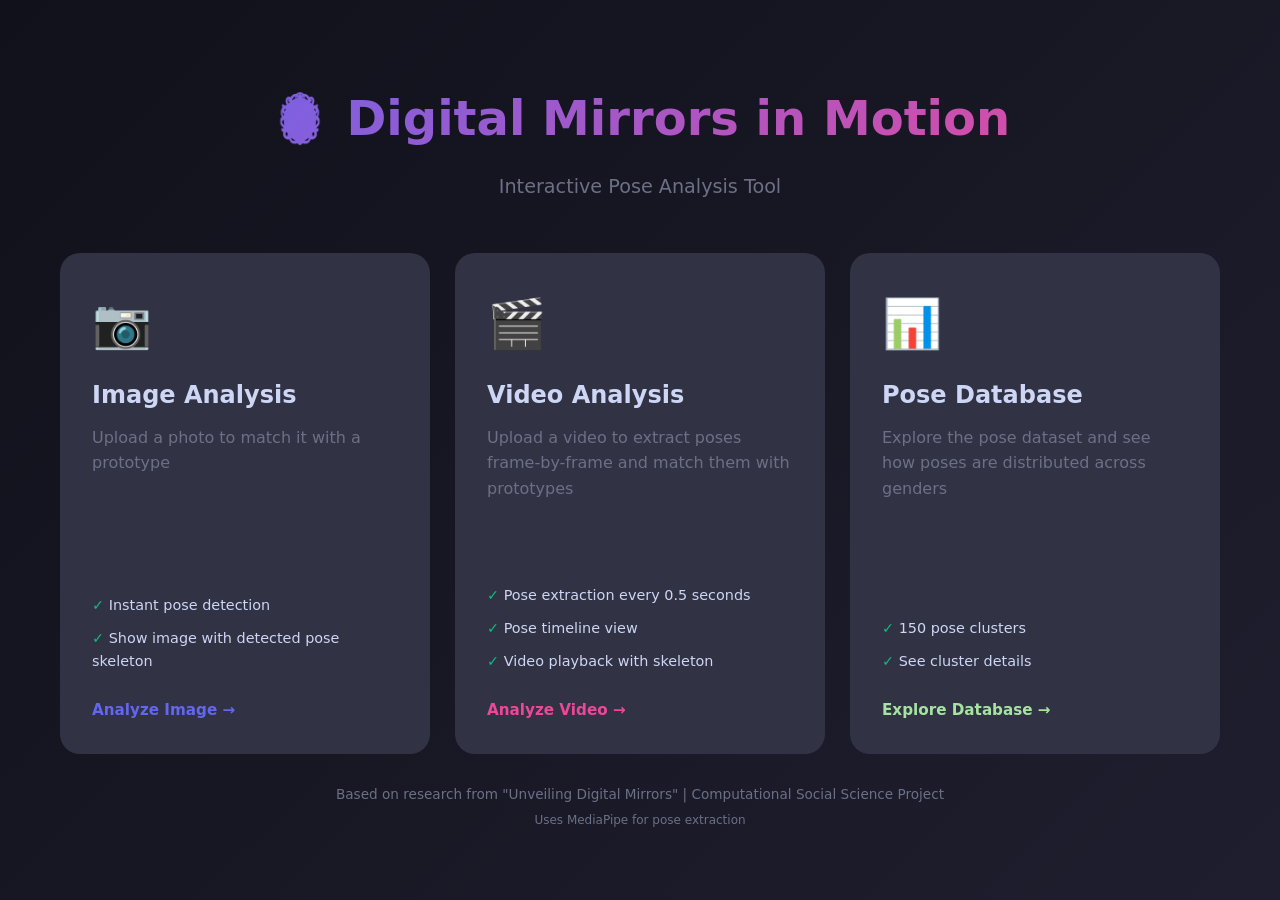
<file: frontend/index.html>
<!DOCTYPE html>
<!-- Landing page: links to Image, Video, and Pose Database tools -->
<html lang="en">
<head>
    <meta charset="UTF-8">
    <meta name="viewport" content="width=device-width, initial-scale=1.0">
    <title>Digital Mirrors in Motion - Pose Analysis Tool</title>
    <link rel="stylesheet" href="styles.css">
</head>
<body>
    <div class="landing-container">
        <header class="landing-header">
            <h1>🪞 Digital Mirrors in Motion</h1>
            <p class="subtitle">Interactive Pose Analysis Tool</p>
        </header>

        <div class="tool-cards">
            <a href="image.html" class="tool-card image-card">
                <div class="tool-icon">📷</div>
                <h2>Image Analysis</h2>
                <p>Upload a photo to match it with a prototype</p>
                <ul class="tool-features">
                    <li>Instant pose detection</li>
                    <li>Show image with detected pose skeleton</li>
                </ul>
                <span class="tool-cta">Analyze Image →</span>
            </a>

            <a href="video.html" class="tool-card video-card">
                <div class="tool-icon">🎬</div>
                <h2>Video Analysis</h2>
                <p>Upload a video to extract poses frame-by-frame and match them with prototypes</p>
                <ul class="tool-features">
                    <li>Pose extraction every 0.5 seconds</li>
                    <li>Pose timeline view</li>
                    <li>Video playback with skeleton</li>
                </ul>
                <span class="tool-cta">Analyze Video →</span>
            </a>

            <a href="patterns.html" class="tool-card database-card">
                <div class="tool-icon">📊</div>
                <h2>Pose Database</h2>
                <p>Explore the pose dataset and see how poses are distributed across genders</p>
                <ul class="tool-features">
                    <li>150 pose clusters</li>
                    <li>See cluster details</li>
                </ul>
                <span class="tool-cta">Explore Database →</span>
            </a>
        </div>

        <footer class="landing-footer">
            <p>Based on research from "Unveiling Digital Mirrors" | Computational Social Science Project</p>
            <p class="tech-note">Uses MediaPipe for pose extraction</p>
        </footer>
    </div>
</body>
</html>
</file>
<file: frontend/styles.css>
/* =============================================================================
   Digital Mirrors in Motion — Styles
   ============================================================================= */

:root {
    --primary: #6366f1;
    --primary-dark: #4f46e5;
    --secondary: #ec4899;
    --success: #10b981;
    --warning: #f59e0b;
    --danger: #ef4444;
    --dark: #1e1e2e;
    --darker: #11111b;
    --light: #cdd6f4;
    --muted: #6c7086;
    --surface: #313244;
    --surface-light: #45475a;

    /* Gender-associated colors (match pose-utils.js getGenderColor) */
    --male-color: #89b4fa;
    --female-color: #f5c2e7;
    --neutral-color: #a6e3a1;
}

* {
    margin: 0;
    padding: 0;
    box-sizing: border-box;
}

body {
    font-family: 'Segoe UI', system-ui, -apple-system, sans-serif;
    background: linear-gradient(135deg, var(--darker) 0%, var(--dark) 100%);
    color: var(--light);
    min-height: 100vh;
    line-height: 1.6;
}

/* =============================================================================
   LANDING PAGE
   ============================================================================= */

.landing-container {
    max-width: 1200px;
    margin: 0 auto;
    padding: 40px 20px;
    min-height: 100vh;
    display: flex;
    flex-direction: column;
}

.landing-header {
    text-align: center;
    padding: 40px 0 50px;
}

.landing-header h1 {
    font-size: 3rem;
    background: linear-gradient(135deg, var(--primary) 0%, var(--secondary) 100%);
    -webkit-background-clip: text;
    -webkit-text-fill-color: transparent;
    background-clip: text;
    margin-bottom: 15px;
}

.landing-header .subtitle {
    color: var(--muted);
    font-size: 1.2rem;
}

.tool-cards {
    display: grid;
    grid-template-columns: repeat(auto-fit, minmax(300px, 1fr));
    gap: 25px;
    flex: 1;
}

.tool-card {
    background: var(--surface);
    border-radius: 20px;
    padding: 30px;
    text-decoration: none;
    color: var(--light);
    transition: all 0.3s;
    display: flex;
    flex-direction: column;
    border: 2px solid transparent;
}

.tool-card:hover {
    transform: translateY(-5px);
    box-shadow: 0 20px 40px rgba(0, 0, 0, 0.3);
}

.tool-card.image-card:hover {
    border-color: var(--primary);
}

.tool-card.video-card:hover {
    border-color: var(--secondary);
}

.tool-card.database-card:hover {
    border-color: var(--neutral-color);
}

.tool-icon {
    font-size: 3rem;
    margin-bottom: 15px;
}

.tool-card h2 {
    font-size: 1.5rem;
    margin-bottom: 10px;
}

.tool-card p {
    color: var(--muted);
    margin-bottom: 20px;
    flex: 1;
}

.tool-features {
    list-style: none;
    margin-bottom: 20px;
}

.tool-features li {
    padding: 5px 0;
    color: var(--light);
    font-size: 0.9rem;
}

.tool-features li::before {
    content: "✓ ";
    color: var(--success);
}

.tool-cta {
    color: var(--primary);
    font-weight: 600;
    font-size: 0.95rem;
}

.tool-card.video-card .tool-cta {
    color: var(--secondary);
}

.tool-card.database-card .tool-cta {
    color: var(--neutral-color);
}

.landing-footer {
    text-align: center;
    padding: 30px 0;
    color: var(--muted);
    font-size: 0.85rem;
}

.tech-note {
    margin-top: 5px;
    font-size: 0.75rem;
}

/* =============================================================================
   GLOBAL NAVIGATION
   ============================================================================= */

.global-nav {
    display: flex;
    justify-content: space-between;
    align-items: center;
    padding: 15px 20px;
    background: var(--surface);
    border-radius: 12px;
    margin-bottom: 20px;
}

.nav-home {
    color: var(--light);
    text-decoration: none;
    font-weight: 600;
    font-size: 1.1rem;
    transition: color 0.2s;
}

.nav-home:hover {
    color: var(--primary);
}

.nav-tools {
    display: flex;
    gap: 8px;
}

.nav-tool {
    padding: 8px 16px;
    border-radius: 8px;
    text-decoration: none;
    color: var(--muted);
    font-size: 0.9rem;
    font-weight: 500;
    transition: all 0.2s;
    background: transparent;
}

.nav-tool:hover {
    color: var(--light);
    background: var(--surface-light);
}

.nav-tool.active {
    color: var(--light);
    background: var(--primary);
}

.page-header {
    text-align: center;
    padding: 10px 0 25px;
}

.page-header h1 {
    font-size: 1.8rem;
    margin-bottom: 8px;
}

.page-subtitle {
    color: var(--muted);
    font-size: 1rem;
}

/* =============================================================================
   APP PAGES (IMAGE & VIDEO)
   ============================================================================= */

.app-container {
    max-width: 1400px;
    margin: 0 auto;
    padding: 20px;
}

/* Layout */
.image-layout,
.video-layout {
    display: grid;
    grid-template-columns: 550px 1fr;
    gap: 25px;
}

@media (max-width: 1024px) {

    .image-layout,
    .video-layout {
        grid-template-columns: 1fr;
    }
}

/* Panels */
.preview-panel,
.video-panel {
    background: var(--surface);
    border-radius: 16px;
    padding: 20px;
}

.analysis-panel {
    display: flex;
    flex-direction: column;
    gap: 20px;
}

/* Buttons */
.btn {
    padding: 10px 18px;
    border: none;
    border-radius: 8px;
    cursor: pointer;
    font-size: 0.9rem;
    font-weight: 500;
    transition: all 0.2s;
    background: var(--surface-light);
    color: var(--light);
}

.btn:hover:not(:disabled) {
    background: var(--primary);
    transform: translateY(-2px);
}

.btn:disabled {
    opacity: 0.5;
    cursor: not-allowed;
}

.btn-primary {
    background: var(--primary);
}

.btn-primary:hover:not(:disabled) {
    background: var(--primary-dark);
}

.btn-large {
    padding: 14px 28px;
    font-size: 1rem;
}

.btn-small {
    padding: 8px 14px;
    font-size: 0.8rem;
}

/* Upload Area */
.upload-area {
    display: flex;
    gap: 10px;
    margin-bottom: 15px;
}

.upload-placeholder {
    display: flex;
    justify-content: center;
    align-items: center;
    min-height: 400px;
    background: var(--darker);
    border-radius: 12px;
    border: 2px dashed var(--surface-light);
}

.placeholder-content {
    text-align: center;
    color: var(--muted);
}

.placeholder-icon {
    font-size: 4rem;
    display: block;
    margin-bottom: 15px;
}

.placeholder-hint {
    font-size: 0.85rem;
    margin-top: 8px;
    opacity: 0.7;
}

/* Preview Area */
.preview-area {
    display: flex;
    justify-content: center;
    align-items: center;
    background: var(--darker);
    border-radius: 12px;
    min-height: 400px;
}

/* Cards */
.card {
    background: var(--surface);
    border-radius: 16px;
    padding: 20px;
}

.card h2 {
    font-size: 1.1rem;
    margin-bottom: 15px;
    padding-bottom: 10px;
    border-bottom: 1px solid var(--surface-light);
}

.card-subtitle {
    font-size: 0.8rem;
    color: var(--muted);
    margin-top: -10px;
    margin-bottom: 15px;
}

.placeholder-text {
    color: var(--muted);
    font-style: italic;
    text-align: center;
    padding: 20px;
}

/* =============================================================================
   VIDEO PAGE SPECIFIC
   ============================================================================= */

/* Processing Section */
.processing-section {
    text-align: center;
    padding: 20px;
}

.processing-preview {
    background: var(--darker);
    border-radius: 12px;
    padding: 10px;
    margin-bottom: 20px;
    display: inline-block;
}

.processing-info {
    max-width: 400px;
    margin: 0 auto;
}

.processing-status {
    font-size: 1rem;
    margin-bottom: 15px;
    color: var(--light);
}

.processing-progress {
    display: flex;
    align-items: center;
    gap: 15px;
    margin-bottom: 15px;
}

.progress-bar-large {
    flex: 1;
    height: 12px;
    background: var(--surface-light);
    border-radius: 6px;
    overflow: hidden;
}

.progress-fill-large {
    height: 100%;
    background: linear-gradient(90deg, var(--primary), var(--secondary));
    border-radius: 6px;
    transition: width 0.3s;
}

/* Results Section */
.results-section {
    padding: 10px 0;
}

.video-player {
    background: var(--darker);
    border-radius: 12px;
    display: flex;
    justify-content: center;
    padding: 10px;
    margin-bottom: 15px;
}

.playback-controls {
    background: var(--darker);
    border-radius: 10px;
    padding: 15px;
    margin-bottom: 15px;
}

.playback-progress {
    display: flex;
    align-items: center;
    gap: 15px;
    margin-bottom: 12px;
}

.progress-bar {
    flex: 1;
    height: 8px;
    background: var(--surface-light);
    border-radius: 4px;
    overflow: hidden;
    cursor: pointer;
}

.progress-fill {
    height: 100%;
    background: linear-gradient(90deg, var(--primary), var(--secondary));
    border-radius: 4px;
    transition: width 0.1s;
    width: 0%;
}

.playback-buttons {
    display: flex;
    gap: 10px;
    justify-content: center;
}

/* Poses Gallery */
.poses-gallery {
    background: var(--darker);
    border-radius: 12px;
    padding: 15px;
}

.gallery-header {
    display: flex;
    justify-content: space-between;
    align-items: center;
    margin-bottom: 12px;
    flex-wrap: wrap;
    gap: 10px;
}

.gallery-header h3 {
    font-size: 1rem;
    color: var(--warning);
}

.gallery-nav {
    display: flex;
    align-items: center;
    gap: 10px;
}

.poses-container {
    display: flex;
    gap: 10px;
    overflow-x: auto;
    padding: 10px 0;
}

.pose-thumb {
    flex-shrink: 0;
    background: var(--surface);
    border-radius: 8px;
    padding: 8px;
    cursor: pointer;
    transition: all 0.2s;
    border: 2px solid transparent;
    text-align: center;
}

.pose-thumb:hover {
    border-color: var(--primary);
}

.pose-thumb.active {
    border-color: var(--warning);
    background: var(--surface-light);
}

.pose-thumb .pose-thumb-img {
    display: block;
    margin-bottom: 5px;
}

.pose-thumb-img img {
    display: block;
    width: 100px;
    height: 100px;
    object-fit: cover;
    border-radius: 4px;
}

.pose-time {
    display: block;
    font-size: 0.65rem;
    color: var(--muted);
}

.pose-label {
    display: block;
    font-size: 0.7rem;
    font-weight: bold;
}

.match-sections {
    display: flex;
    flex-direction: column;
    gap: 16px;
}

.match-section {
    padding: 12px;
    background: var(--surface);
    border-radius: 10px;
    font-size: 0.9rem;
}

.match-section-title {
    font-size: 0.85rem;
    font-weight: 600;
    color: var(--muted);
    margin-bottom: 8px;
}

.match-section .result-label {
    font-size: 1rem;
    font-weight: 600;
    margin-bottom: 8px;
}

.match-section .result-bars {
    margin: 8px 0;
}

.match-section .result-bar {
    display: flex;
    justify-content: space-between;
    font-size: 0.8rem;
    margin-bottom: 4px;
}

.match-section .bar-track {
    display: flex;
    height: 8px;
    background: var(--surface-light);
    border-radius: 4px;
    overflow: hidden;
    margin-bottom: 8px;
}

.match-section .bar-segment.male {
    background: var(--male-color);
}

.match-section .bar-segment.female {
    background: var(--female-color);
}

/* How it works */
.how-it-works h4 {
    font-size: 0.95rem;
    margin-bottom: 10px;
}

.how-it-works ol {
    margin: 0;
    padding-left: 20px;
    font-size: 0.85rem;
    color: var(--muted);
    line-height: 1.7;
}

.how-it-works li {
    margin-bottom: 6px;
}

/* Matched categories grid */
.matched-categories {
    margin-top: 16px;
    padding-top: 12px;
    border-top: 1px solid var(--surface-light);
}

.matched-categories h4 {
    font-size: 0.85rem;
    margin-bottom: 10px;
    color: var(--muted);
}

.match-grid {
    display: grid;
    grid-template-columns: repeat(5, 1fr);
    gap: 8px;
}

.match-card {
    background: var(--surface-light);
    border-radius: 8px;
    padding: 6px;
    text-align: center;
}

.match-card canvas {
    display: block;
    margin: 0 auto 6px;
    background: var(--dark);
    border-radius: 4px;
}

.match-info {
    display: flex;
    flex-direction: column;
    font-size: 0.7rem;
    gap: 2px;
}

.match-info span:first-child {
    font-weight: 600;
}

.match-stats {
    color: var(--muted);
    font-size: 0.65rem;
}

@media (max-width: 900px) {
    .match-grid {
        grid-template-columns: repeat(3, 1fr);
    }
}



/* =============================================================================
   CLUSTERS GRID
   ============================================================================= */

.clusters-grid {
    display: grid;
    grid-template-columns: repeat(3, 1fr);
    gap: 10px;
}

.cluster-card {
    background: var(--darker);
    border-radius: 8px;
    padding: 10px;
    border-left: 3px solid var(--primary);
    display: flex;
    flex-direction: column;
    align-items: center;
}

.cluster-card canvas {
    margin-bottom: 5px;
}

/* Drill-down popup (image + patterns) */
.popup-overlay {
    position: fixed;
    top: 0;
    left: 0;
    width: 100%;
    height: 100%;
    background: rgba(0, 0, 0, 0.8);
    z-index: 1000;
    display: flex;
    align-items: center;
    justify-content: center;
}

.popup-content {
    background: var(--dark);
    border-radius: 16px;
    padding: 25px;
    max-width: 650px;
    width: 90%;
    max-height: 90vh;
    overflow-y: auto;
}

.popup-header {
    display: flex;
    justify-content: space-between;
    align-items: center;
    margin-bottom: 20px;
}

.popup-close {
    background: none;
    border: none;
    color: var(--muted);
    font-size: 28px;
    cursor: pointer;
}

.popup-close:hover {
    color: var(--light);
}

.cluster-id {
    font-weight: bold;
}

.cluster-stats {
    color: var(--muted);
}

/* =============================================================================
   SCROLLBAR
   ============================================================================= */

::-webkit-scrollbar {
    width: 8px;
    height: 8px;
}

::-webkit-scrollbar-track {
    background: var(--darker);
    border-radius: 4px;
}

::-webkit-scrollbar-thumb {
    background: var(--surface-light);
    border-radius: 4px;
}

::-webkit-scrollbar-thumb:hover {
    background: var(--muted);
}

/* =============================================================================
   PATTERNS PAGE (Database)
   ============================================================================= */

.patterns-page {
    background: var(--dark);
    color: var(--light);
    margin: 0;
    padding: 20px;
    min-height: 100vh;
}

.patterns-page .container {
    max-width: 1400px;
    margin: 0 auto;
}

.patterns-page header {
    display: flex;
    justify-content: space-between;
    align-items: center;
    margin-bottom: 15px;
    padding-bottom: 20px;
    border-bottom: 1px solid var(--surface);
}

.patterns-page .header-left {
    flex: 1;
}

.patterns-page .home-link {
    color: var(--light);
    text-decoration: none;
    font-weight: 600;
    font-size: 1rem;
}

.patterns-page .home-link:hover {
    color: var(--primary);
}

.patterns-page h1 {
    margin: 0;
    color: #cba6f7;
    flex: 2;
    text-align: center;
}

.patterns-page .nav-links {
    flex: 1;
    text-align: right;
}

.patterns-page .nav-links a {
    color: var(--male-color);
    text-decoration: none;
    margin-left: 20px;
    padding: 8px 12px;
    border-radius: 6px;
    transition: all 0.2s;
}

.patterns-page .nav-links a:hover {
    color: var(--light);
    background: var(--surface);
}

.patterns-page .page-description {
    color: var(--muted);
    text-align: center;
    margin-bottom: 25px;
    font-size: 0.95rem;
}

.patterns-page .gender-selector {
    display: flex;
    gap: 15px;
    margin-bottom: 30px;
}

.patterns-page .gender-btn {
    padding: 15px 30px;
    border: 3px solid var(--surface);
    background: var(--dark);
    color: var(--light);
    border-radius: 12px;
    cursor: pointer;
    font-size: 16px;
    font-weight: bold;
    transition: all 0.3s;
    flex: 1;
    text-align: center;
}

.patterns-page .gender-btn:hover {
    border-color: var(--muted);
}

.patterns-page .gender-btn.active.male {
    border-color: var(--male-color);
    background: rgba(137, 180, 250, 0.1);
    color: var(--male-color);
}

.patterns-page .gender-btn.active.female {
    border-color: var(--female-color);
    background: rgba(245, 194, 231, 0.1);
    color: var(--female-color);
}

.patterns-page .gender-btn.active.neutral {
    border-color: #f9e2af;
    background: rgba(249, 226, 175, 0.1);
    color: #f9e2af;
}

.patterns-page .stats-panel {
    display: grid;
    grid-template-columns: repeat(4, 1fr);
    gap: 15px;
    margin-bottom: 30px;
}

.patterns-page .stat-card {
    background: var(--surface);
    padding: 20px;
    border-radius: 12px;
    text-align: center;
}

.patterns-page .stat-card .value {
    font-size: 32px;
    font-weight: bold;
    color: #cba6f7;
}

.patterns-page .stat-card .label {
    color: var(--muted);
    margin-top: 5px;
}

.patterns-page .section-title {
    font-size: 20px;
    margin: 30px 0 15px 0;
    color: #f9e2af;
}

.patterns-page .clusters-grid {
    display: grid;
    grid-template-columns: repeat(auto-fill, minmax(180px, 1fr));
    gap: 15px;
}

.patterns-page .cluster-card {
    background: var(--surface);
    border-radius: 12px;
    padding: 15px;
    cursor: pointer;
    transition: transform 0.2s, box-shadow 0.2s;
    text-align: center;
}

.patterns-page .cluster-card:hover {
    transform: translateY(-3px);
    box-shadow: 0 5px 20px rgba(0, 0, 0, 0.3);
}

.patterns-page .cluster-card canvas {
    background: var(--dark);
    border-radius: 8px;
    margin-bottom: 10px;
}

.patterns-page .cluster-card .cluster-id {
    font-weight: bold;
    font-size: 14px;
}

.patterns-page .cluster-card .cluster-stats {
    font-size: 10px;
    color: var(--muted);
    margin-top: 5px;
}

.patterns-page .percentage-bar {
    height: 6px;
    background: var(--dark);
    border-radius: 3px;
    margin-top: 8px;
    overflow: hidden;
}

.patterns-page .percentage-fill {
    height: 100%;
    border-radius: 3px;
}

.patterns-page .empty-state {
    text-align: center;
    padding: 60px;
    color: var(--muted);
}

.patterns-page .popup-overlay {
    position: fixed;
    top: 0;
    left: 0;
    width: 100%;
    height: 100%;
    background: rgba(0, 0, 0, 0.8);
    z-index: 1000;
    display: flex;
    align-items: center;
    justify-content: center;
}

.patterns-page .popup-content {
    background: var(--dark);
    border-radius: 16px;
    padding: 25px;
    max-width: 650px;
    width: 90%;
    max-height: 90vh;
    overflow-y: auto;
}

.patterns-page .popup-header {
    display: flex;
    justify-content: space-between;
    align-items: center;
    margin-bottom: 20px;
}

.patterns-page .popup-close {
    background: none;
    border: none;
    color: var(--muted);
    font-size: 28px;
    cursor: pointer;
}

.patterns-page .pose-examples {
    display: grid;
    grid-template-columns: repeat(4, 1fr);
    gap: 15px;
}

.patterns-page .pose-example {
    text-align: center;
}

.patterns-page .pose-example canvas {
    background: var(--surface);
    border-radius: 8px;
}

.patterns-page .pose-example.prototype canvas {
    border: 2px solid;
}

.patterns-page .info-note {
    background: var(--surface);
    padding: 15px;
    border-radius: 8px;
    margin-bottom: 20px;
    border-left: 4px solid;
}

.patterns-page .info-note.male {
    border-color: var(--male-color);
}

.patterns-page .info-note.female {
    border-color: var(--female-color);
}

.patterns-page .info-note.neutral {
    border-color: #f9e2af;
}

/* =============================================================================
   TIMELINE CHART
   ============================================================================= */

.timeline-container {
    background: var(--darker);
    border-radius: 10px;
    padding: 12px;
    margin-top: 10px;
}

.timeline-container canvas {
    width: 100%;
    height: 150px;
    display: block;
}
</file>
